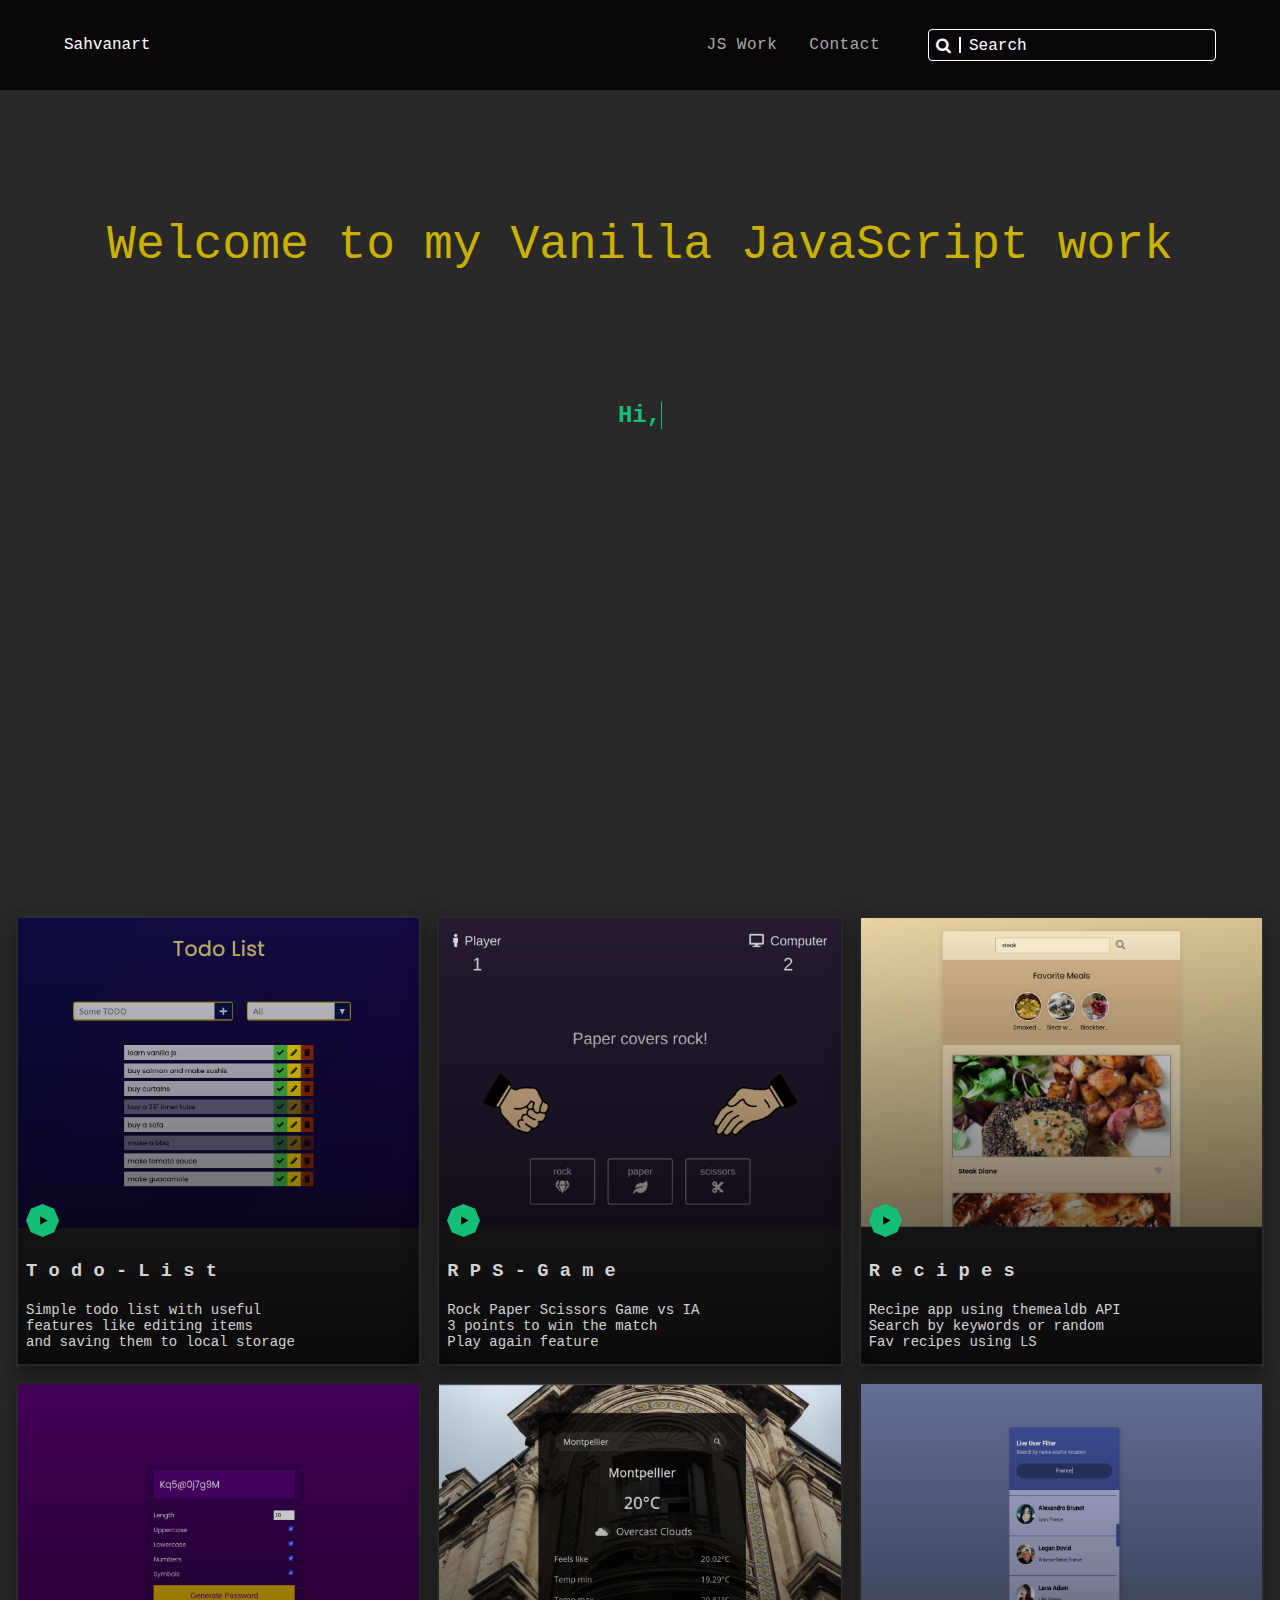
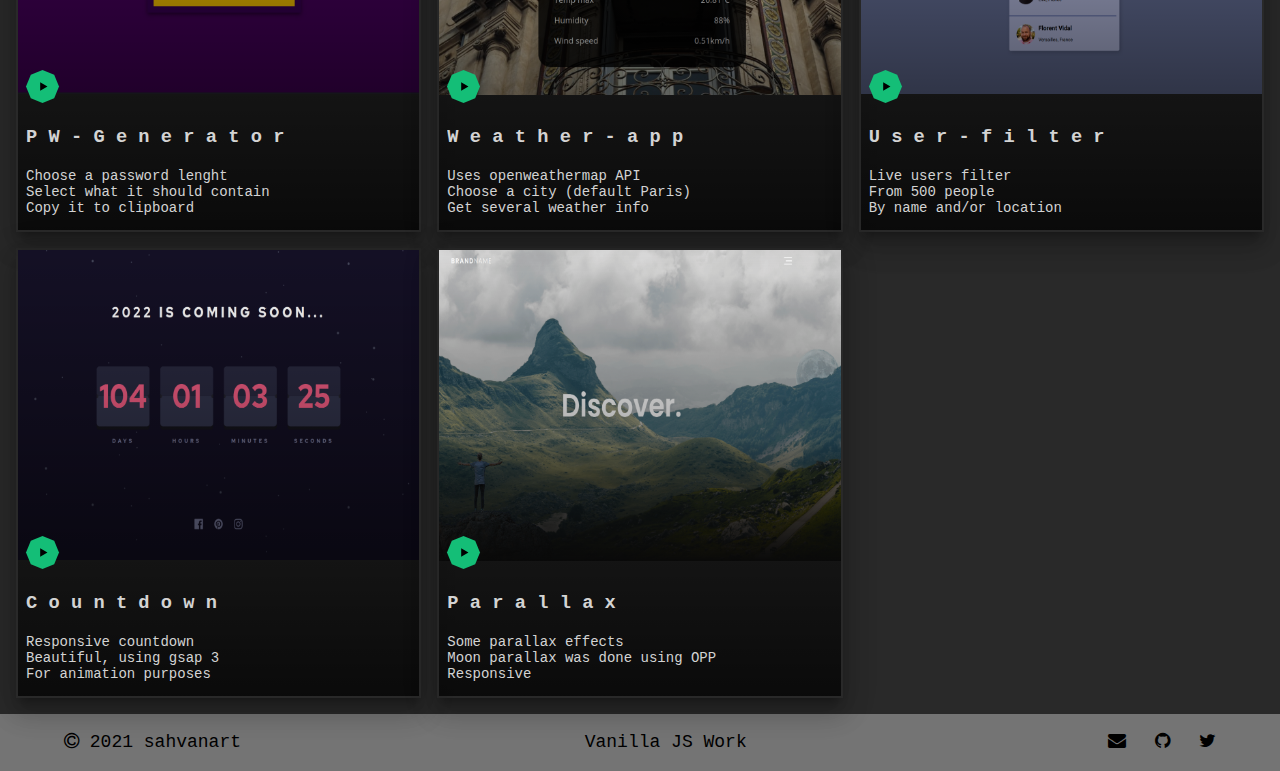
<file: index.html>
<!DOCTYPE html>
<html lang="en">

<head>
    <meta charset="UTF-8">
    <meta http-equiv="X-UA-Compatible" content="IE=edge">
    <meta name="viewport" content="width=device-width, initial-scale=1.0">
    <link rel="stylesheet" href="css/normalize.css">
    <link rel="stylesheet" href="css/main.css">
    <link rel="stylesheet" href="https://cdnjs.cloudflare.com/ajax/libs/font-awesome/4.7.0/css/font-awesome.css">
    <title>sahvanart | JS work</title>
</head>

<body>
    <section class="main">
        <header>
            <a class="logo">Sahvanart</a>
            <ul class="nav">
                <li><a href="#work">JS Work</a></li>
                <li><a href="#contact">Contact</a></li>
            </ul>
            <div class="search">
                <input type="text" placeholder="Search">
                <i class="fa fa-search" aria-hidden="true"></i>
            </div>
        </header>
        <div class="welcome">
            <h1>Welcome to my Vanilla JavaScript work</h1>
            <h2>
                <span class="txt-type" data-wait="3000" data-words='["Hi, I am sahvanart and I am learning web development", "Check out the vanilla javascript projects that I worked on"]'></span>
            </h2>
        </div>
        <main id="work">
            <div class="card"
                style="background-image: url('img/todo-list.png'); background-size: contain; background-repeat: no-repeat;">
                <div class="card__content">
                    <div class="card__content--description">
                        <a class="play-button" href="projects/todo-list/" target="_blank">
                            <svg version="1.1" xmlns="http://www.w3.org/2000/svg"
                                xmlns:xlink="http://www.w3.org/1999/xlink" x="0px" y="0px" viewBox="0 0 50 50">
                                <path d="M42.7,42.7L25,50L7.3,42.7L0,25L7.3,7.3L25,0l17.7,7.3L50,25L42.7,42.7z"
                                    class="polygon"></path>
                                <polygon points="32.5,25 21.5,31.4 21.5,18.6 "></polygon>
                            </svg>
                        </a>
                        <h3 class="roll-up">
                            <span><span>T</span><span>T</span></span>
                            <span><span>o</span><span>o</span></span>
                            <span><span>d</span><span>d</span></span>
                            <span><span>o</span><span>o</span></span>
                            <span><span>-</span><span>-</span></span>
                            <span><span>L</span><span>L</span></span>
                            <span><span>i</span><span>i</span></span>
                            <span><span>s</span><span>s</span></span>
                            <span><span>t</span><span>t</span></span>
                        </h3>
                        <p class="text-reveal">
                            <span>
                                <span>Simple todo list with useful</span>
                                <span>features like editing items</span>
                                <span>and saving them to local storage</span>
                            </span>
                            <span>
                                <span><span>Simple todo list with useful</span></span>
                                <span><span>features like editing items</span></span>
                                <span><span>and saving them to local storage</span></span>
                            </span>
                        </p>
                    </div>
                </div>
            </div>
            <div class="card"
                style="background-image: url('img/rps.png'); background-size: contain; background-repeat: no-repeat;">
                <div class="card__content">
                    <div class="card__content--description">
                        <a class="play-button" href="projects/rock-paper-scissors/" target="_blank">
                            <svg version="1.1" xmlns="http://www.w3.org/2000/svg"
                                xmlns:xlink="http://www.w3.org/1999/xlink" x="0px" y="0px" viewBox="0 0 50 50">
                                <path d="M42.7,42.7L25,50L7.3,42.7L0,25L7.3,7.3L25,0l17.7,7.3L50,25L42.7,42.7z"
                                    class="polygon"></path>
                                <polygon points="32.5,25 21.5,31.4 21.5,18.6 "></polygon>
                            </svg>
                        </a>
                        <h3 class="roll-up">
                            <span><span>R</span><span>R</span></span>
                            <span><span>P</span><span>P</span></span>
                            <span><span>S</span><span>S</span></span>
                            <span><span>-</span><span>-</span></span>
                            <span><span>G</span><span>G</span></span>
                            <span><span>a</span><span>a</span></span>
                            <span><span>m</span><span>m</span></span>
                            <span><span>e</span><span>e</span></span>
                        </h3>
                        <p class="text-reveal">
                            <span>
                                <span>Rock Paper Scissors Game vs IA</span>
                                <span>3 points to win the match</span>
                                <span>Play again feature</span>
                            </span>
                            <span>
                                <span><span>Rock Paper Scissors Game vs IA</span></span>
                                <span><span>3 points to win the match</span></span>
                                <span><span>Play again feature</span></span>
                            </span>
                        </p>
                    </div>
                </div>
            </div>
            <div class="card"
                style="background-image: url('img/recipes.png'); background-size: contain; background-repeat: no-repeat;">
                <div class="card__content">
                    <div class="card__content--description">
                        <a class="play-button" href="projects/recipes/" target="_blank">
                            <svg version="1.1" xmlns="http://www.w3.org/2000/svg"
                                xmlns:xlink="http://www.w3.org/1999/xlink" x="0px" y="0px" viewBox="0 0 50 50">
                                <path d="M42.7,42.7L25,50L7.3,42.7L0,25L7.3,7.3L25,0l17.7,7.3L50,25L42.7,42.7z"
                                    class="polygon"></path>
                                <polygon points="32.5,25 21.5,31.4 21.5,18.6 "></polygon>
                            </svg>
                        </a>
                        <h3 class="roll-up">
                            <span><span>R</span><span>R</span></span>
                            <span><span>e</span><span>e</span></span>
                            <span><span>c</span><span>c</span></span>
                            <span><span>i</span><span>i</span></span>
                            <span><span>p</span><span>p</span></span>
                            <span><span>e</span><span>e</span></span>
                            <span><span>s</span><span>s</span></span>
                        </h3>
                        <p class="text-reveal">
                            <span>
                                <span>Recipe app using themealdb API</span>
                                <span>Search by keywords or random</span>
                                <span>Fav recipes using LS</span>
                            </span>
                            <span>
                                <span><span>Recipe app using themealdb API</span></span>
                                <span><span>Search by keywords or random</span></span>
                                <span><span>Favorite recipes using LS</span></span>
                            </span>
                        </p>
                    </div>
                </div>
            </div>
            <div class="card"
                style="background-image: url('img/pw-gen.png'); background-size: contain; background-repeat: no-repeat;">
                <div class="card__content">
                    <div class="card__content--description">
                        <a class="play-button" href="projects/password-generator/" target="_blank">
                            <svg version="1.1" xmlns="http://www.w3.org/2000/svg"
                                xmlns:xlink="http://www.w3.org/1999/xlink" x="0px" y="0px" viewBox="0 0 50 50">
                                <path d="M42.7,42.7L25,50L7.3,42.7L0,25L7.3,7.3L25,0l17.7,7.3L50,25L42.7,42.7z"
                                    class="polygon"></path>
                                <polygon points="32.5,25 21.5,31.4 21.5,18.6 "></polygon>
                            </svg>
                        </a>
                        <h3 class="roll-up">
                            <span><span>P</span><span>P</span></span>
                            <span><span>W</span><span>W</span></span>
                            <span><span>-</span><span>-</span></span>
                            <span><span>G</span><span>G</span></span>
                            <span><span>e</span><span>e</span></span>
                            <span><span>n</span><span>n</span></span>
                            <span><span>e</span><span>e</span></span>
                            <span><span>r</span><span>r</span></span>
                            <span><span>a</span><span>a</span></span>
                            <span><span>t</span><span>t</span></span>
                            <span><span>o</span><span>o</span></span>
                            <span><span>r</span><span>r</span></span>
                        </h3>
                        <p class="text-reveal">
                            <span>
                                <span>Choose a password lenght</span>
                                <span>Select what it should contain</span>
                                <span>Copy it to clipboard</span>
                            </span>
                            <span>
                                <span><span>Choose a password lenght</span></span>
                                <span><span>Select what it should contain</span></span>
                                <span><span>Copy it to clipboard</span></span>
                            </span>
                        </p>
                    </div>
                </div>
            </div>
            <div class="card"
                style="background-image: url('img/weather-app.png'); background-size: contain; background-repeat: no-repeat;">
                <div class="card__content">
                    <div class="card__content--description">
                        <a class="play-button" href="projects/weather-app/" target="_blank">
                            <svg version="1.1" xmlns="http://www.w3.org/2000/svg"
                                xmlns:xlink="http://www.w3.org/1999/xlink" x="0px" y="0px" viewBox="0 0 50 50">
                                <path d="M42.7,42.7L25,50L7.3,42.7L0,25L7.3,7.3L25,0l17.7,7.3L50,25L42.7,42.7z"
                                    class="polygon"></path>
                                <polygon points="32.5,25 21.5,31.4 21.5,18.6 "></polygon>
                            </svg>
                        </a>
                        <h3 class="roll-up">
                            <span><span>W</span><span>W</span></span>
                            <span><span>e</span><span>e</span></span>
                            <span><span>a</span><span>a</span></span>
                            <span><span>t</span><span>t</span></span>
                            <span><span>h</span><span>h</span></span>
                            <span><span>e</span><span>e</span></span>
                            <span><span>r</span><span>r</span></span>
                            <span><span>-</span><span>-</span></span>
                            <span><span>a</span><span>a</span></span>
                            <span><span>p</span><span>p</span></span>
                            <span><span>p</span><span>p</span></span>

                        </h3>
                        <p class="text-reveal">
                            <span>
                                <span>Uses openweathermap API</span>
                                <span>Choose a city (default Paris)</span>
                                <span>Get several weather info</span>
                            </span>
                            <span>
                                <span><span>Uses openweathermap API</span></span>
                                <span><span>Choose a city (default Paris)</span></span>
                                <span><span>Get several weather info</span></span>
                            </span>
                        </p>
                    </div>
                </div>
            </div>
            <div class="card"
                style="background-image: url('img/filter-users.png'); background-size: contain; background-repeat: no-repeat;">
                <div class="card__content">
                    <div class="card__content--description">
                        <a class="play-button">
                            <svg version="1.1" xmlns="http://www.w3.org/2000/svg"
                                xmlns:xlink="http://www.w3.org/1999/xlink" x="0px" y="0px" viewBox="0 0 50 50">
                                <path d="M42.7,42.7L25,50L7.3,42.7L0,25L7.3,7.3L25,0l17.7,7.3L50,25L42.7,42.7z"
                                    class="polygon"></path>
                                <polygon points="32.5,25 21.5,31.4 21.5,18.6 "></polygon>
                            </svg>
                        </a>
                        <h3 class="roll-up">
                            <span><span>U</span><span>U</span></span>
                            <span><span>s</span><span>s</span></span>
                            <span><span>e</span><span>e</span></span>
                            <span><span>r</span><span>r</span></span>
                            <span><span>-</span><span>-</span></span>
                            <span><span>f</span><span>f</span></span>
                            <span><span>i</span><span>i</span></span>
                            <span><span>l</span><span>l</span></span>
                            <span><span>t</span><span>t</span></span>
                            <span><span>e</span><span>e</span></span>
                            <span><span>r</span><span>r</span></span>
                        </h3>
                        <p class="text-reveal">
                            <span>
                                <span>Live users filter</span>
                                <span>From 500 people</span>
                                <span>By name and/or location</span>
                            </span>
                            <span>
                                <span><span>Live users filter</span></span>
                                <span><span>fFom 500 people</span></span>
                                <span><span>By name and/or location</span></span>
                            </span>
                        </p>
                    </div>
                </div>
            </div>
            <div class="card"
                style="background-image: url('img/countdown.png'); background-size: contain; background-repeat: no-repeat;">
                <div class="card__content">
                    <div class="card__content--description">
                        <a class="play-button">
                            <svg version="1.1" xmlns="http://www.w3.org/2000/svg"
                                xmlns:xlink="http://www.w3.org/1999/xlink" x="0px" y="0px" viewBox="0 0 50 50">
                                <path d="M42.7,42.7L25,50L7.3,42.7L0,25L7.3,7.3L25,0l17.7,7.3L50,25L42.7,42.7z"
                                    class="polygon"></path>
                                <polygon points="32.5,25 21.5,31.4 21.5,18.6 "></polygon>
                            </svg>
                        </a>
                        <h3 class="roll-up">
                            <span><span>C</span><span>C</span></span>
                            <span><span>o</span><span>o</span></span>
                            <span><span>u</span><span>u</span></span>
                            <span><span>n</span><span>n</span></span>
                            <span><span>t</span><span>t</span></span>
                            <span><span>d</span><span>d</span></span>
                            <span><span>o</span><span>o</span></span>
                            <span><span>w</span><span>w</span></span>
                            <span><span>n</span><span>n</span></span>
                        </h3>
                        <p class="text-reveal">
                            <span>
                                <span>Responsive countdown</span>
                                <span>Beautiful, using gsap 3</span>
                                <span>For animation purposes</span>
                            </span>
                            <span>
                                <span><span>Responsive countdown</span></span>
                                <span><span>Beautiful, using gsap 3</span></span>
                                <span><span>For animation purposes</span></span>
                            </span>
                        </p>
                    </div>
                </div>
            </div>
            <div class="card"
                style="background-image: url('img/parallax.png'); background-size: contain; background-repeat: no-repeat;">
                <div class="card__content">
                    <div class="card__content--description">
                        <a class="play-button">
                            <svg version="1.1" xmlns="http://www.w3.org/2000/svg"
                                xmlns:xlink="http://www.w3.org/1999/xlink" x="0px" y="0px" viewBox="0 0 50 50">
                                <path d="M42.7,42.7L25,50L7.3,42.7L0,25L7.3,7.3L25,0l17.7,7.3L50,25L42.7,42.7z"
                                    class="polygon"></path>
                                <polygon points="32.5,25 21.5,31.4 21.5,18.6 "></polygon>
                            </svg>
                        </a>
                        <h3 class="roll-up">
                            <span><span>P</span><span>P</span></span>
                            <span><span>a</span><span>a</span></span>
                            <span><span>r</span><span>r</span></span>
                            <span><span>a</span><span>a</span></span>
                            <span><span>l</span><span>l</span></span>
                            <span><span>l</span><span>l</span></span>
                            <span><span>a</span><span>a</span></span>
                            <span><span>x</span><span>x</span></span>
                        </h3>
                        <p class="text-reveal">
                            <span>
                                <span>Some parallax effects</span>
                                <span>Moon parallax was done using OPP</span>
                                <span>Responsive</span>
                            </span>
                            <span>
                                <span><span>Some parallax effects</span></span>
                                <span><span>Moon parallax was done using OPP</span></span>
                                <span><span>Responsive</span></span>
                            </span>
                        </p>
                    </div>
                </div>
            </div>
        </main>
        <footer id="contact">
            <p class="monospace"><i class="fa fa-copyright" aria-hidden="true"></i> 2021 sahvanart</p>
            <p>Vanilla JS Work</p>
            <p>
                <a href="mailto:sahvanart@gmail.com?subject=Web%20Dev%20Contact"><i class="fa fa-envelope"></i></a>
                <a href="https://github.com/sahvanart" target="new_blank"><i class="fa fa-github"></i></a></a>
                <a href="https://twitter.com/sahvanart" target="new_blank"><i class="fa fa-twitter"></i></a>
            </p>
        </footer>
    </section>
    <script src="js/script.js"></script>
</body>

</html>
</file>
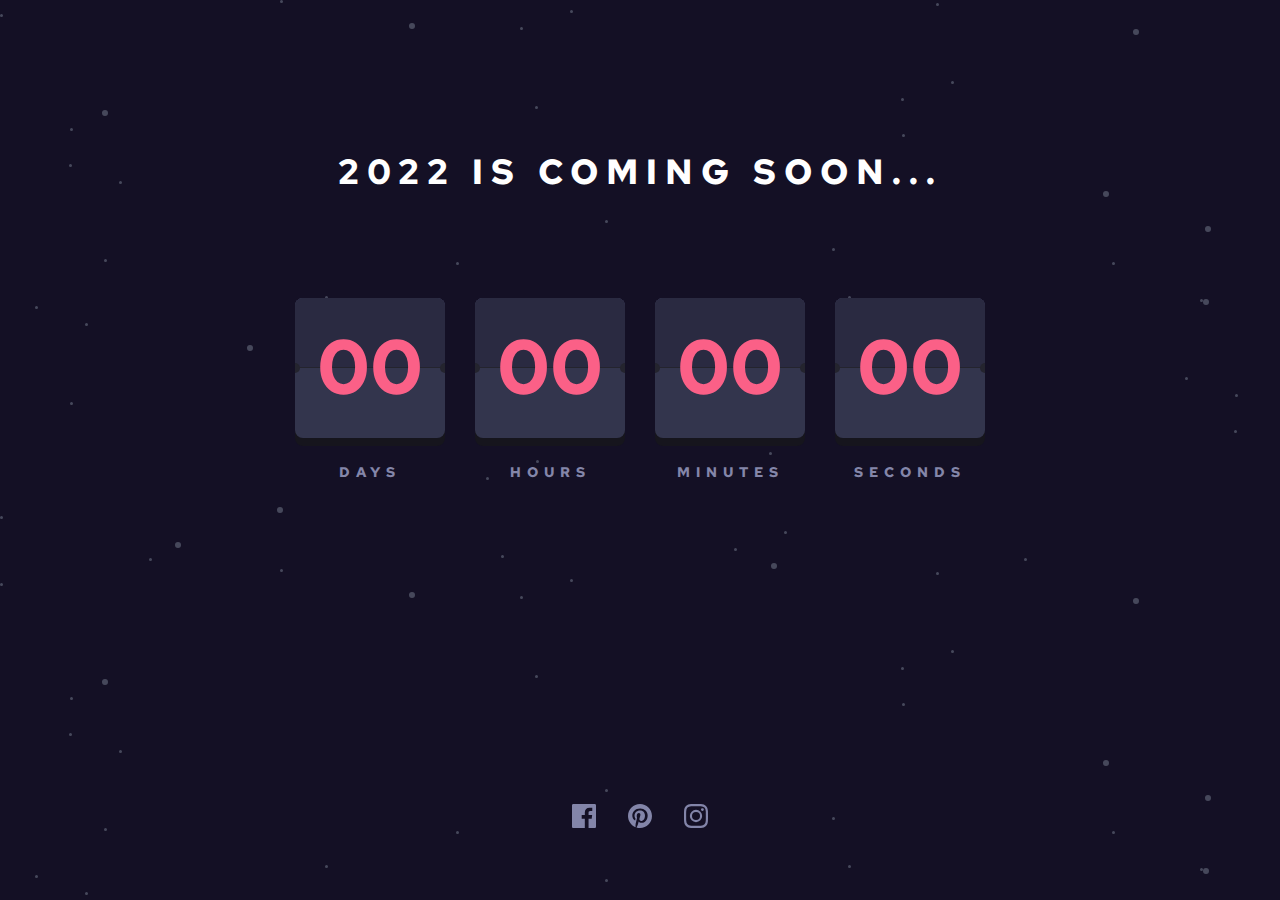
<file: projects/countdown/index.html>
<!DOCTYPE html>
<html lang="en">

<head>
    <meta charset="UTF-8" />
    <meta http-equiv="X-UA-Compatible" content="IE=edge">
    <meta name="viewport" content="width=device-width, initial-scale=1.0" />
    <!-- displays site properly based on user's device -->
    <link rel="stylesheet" href="style.css" />
    <title>Launch countdown timer</title>
</head>

<body>
    <main>
        <h1>2022 is coming soon...</h1>
        <div class="countdown" data-time="2022-01-01T00:00:00+0000" id="countdown">
            <!-- https://www.utctime.net/ -->
            <div class="countdown-block">
                <span class="days time-elem">
                    <span class="top">00</span>
                    <span class="top-back">
                        <span>00</span>
                    </span>
                    <span class="bottom">00</span>
                    <span class="bottom-back">
                        <span>00</span>
                    </span>
                </span>
                <span class="title">Days</span>
            </div>

            <div class="countdown-block">
                <span class="hours time-elem">
                    <span class="top">00</span>
                    <span class="top-back">
                        <span>00</span>
                    </span>
                    <span class="bottom">00</span>
                    <span class="bottom-back">
                        <span>00</span>
                    </span>
                </span>
                <span class="title">Hours</span>
            </div>

            <div class="countdown-block">
                <span class="minutes time-elem">
                    <span class="top">00</span>
                    <span class="top-back">
                        <span>00</span>
                    </span>
                    <span class="bottom">00</span>
                    <span class="bottom-back">
                        <span>00</span>
                    </span>
                </span>
                <span class="title">Minutes</span>
            </div>

            <div class="countdown-block">
                <span class="seconds time-elem">
                    <span class="top">00</span>
                    <span class="top-back">
                        <span>00</span>
                    </span>
                    <span class="bottom">00</span>
                    <span class="bottom-back">
                        <span>00</span>
                    </span>
                </span>
                <span class="title">Seconds</span>
            </div>
        </div>

        <ul class="social">
            <li>
                <a href="https://www.facebook.com/" target="_blank">
                    <svg xmlns="http://www.w3.org/2000/svg" width="24" height="24">
                        <path fill="#8385A9"
                            d="M22.675 0H1.325C.593 0 0 .593 0 1.325v21.351C0 23.407.593 24 1.325 24H12.82v-9.294H9.692v-3.622h3.128V8.413c0-3.1 1.893-4.788 4.659-4.788 1.325 0 2.463.099 2.795.143v3.24l-1.918.001c-1.504 0-1.795.715-1.795 1.763v2.313h3.587l-.467 3.622h-3.12V24h6.116c.73 0 1.323-.593 1.323-1.325V1.325C24 .593 23.407 0 22.675 0z" />
                    </svg>
                </a>
            </li>
            <li>
                <a href="https://www.pinterest.com/" target="_blank">
                    <svg xmlns="http://www.w3.org/2000/svg" width="24" height="24">
                        <path fill="#8385A9"
                            d="M12 0C5.373 0 0 5.372 0 12c0 5.084 3.163 9.426 7.627 11.174-.105-.949-.2-2.405.042-3.441.218-.937 1.407-5.965 1.407-5.965s-.359-.719-.359-1.782c0-1.668.967-2.914 2.171-2.914 1.023 0 1.518.769 1.518 1.69 0 1.029-.655 2.568-.994 3.995-.283 1.194.599 2.169 1.777 2.169 2.133 0 3.772-2.249 3.772-5.495 0-2.873-2.064-4.882-5.012-4.882-3.414 0-5.418 2.561-5.418 5.207 0 1.031.397 2.138.893 2.738a.36.36 0 01.083.345l-.333 1.36c-.053.22-.174.267-.402.161-1.499-.698-2.436-2.889-2.436-4.649 0-3.785 2.75-7.262 7.929-7.262 4.163 0 7.398 2.967 7.398 6.931 0 4.136-2.607 7.464-6.227 7.464-1.216 0-2.359-.631-2.75-1.378l-.748 2.853c-.271 1.043-1.002 2.35-1.492 3.146C9.57 23.812 10.763 24 12 24c6.627 0 12-5.373 12-12 0-6.628-5.373-12-12-12z" />
                    </svg>
                </a>
            </li>
            <li>
                <a href="https://www.instagram.com/" target="_blank">
                    <svg xmlns="http://www.w3.org/2000/svg" width="24" height="24">
                        <path fill="#8385A9"
                            d="M12 2.163c3.204 0 3.584.012 4.85.07 3.252.148 4.771 1.691 4.919 4.919.058 1.265.069 1.645.069 4.849 0 3.205-.012 3.584-.069 4.849-.149 3.225-1.664 4.771-4.919 4.919-1.266.058-1.644.07-4.85.07-3.204 0-3.584-.012-4.849-.07-3.26-.149-4.771-1.699-4.919-4.92-.058-1.265-.07-1.644-.07-4.849 0-3.204.013-3.583.07-4.849.149-3.227 1.664-4.771 4.919-4.919 1.266-.057 1.645-.069 4.849-.069zM12 0C8.741 0 8.333.014 7.053.072 2.695.272.273 2.69.073 7.052.014 8.333 0 8.741 0 12c0 3.259.014 3.668.072 4.948.2 4.358 2.618 6.78 6.98 6.98C8.333 23.986 8.741 24 12 24c3.259 0 3.668-.014 4.948-.072 4.354-.2 6.782-2.618 6.979-6.98.059-1.28.073-1.689.073-4.948 0-3.259-.014-3.667-.072-4.947-.196-4.354-2.617-6.78-6.979-6.98C15.668.014 15.259 0 12 0zm0 5.838a6.162 6.162 0 100 12.324 6.162 6.162 0 000-12.324zM12 16a4 4 0 110-8 4 4 0 010 8zm6.406-11.845a1.44 1.44 0 100 2.881 1.44 1.44 0 000-2.881z" />
                    </svg>
                </a>
            </li>
        </ul>
    </main>
    <script src="https://cdnjs.cloudflare.com/ajax/libs/gsap/3.5.1/gsap.min.js"></script>
    <script src="script.js"></script>
</body>

</html>
</file>
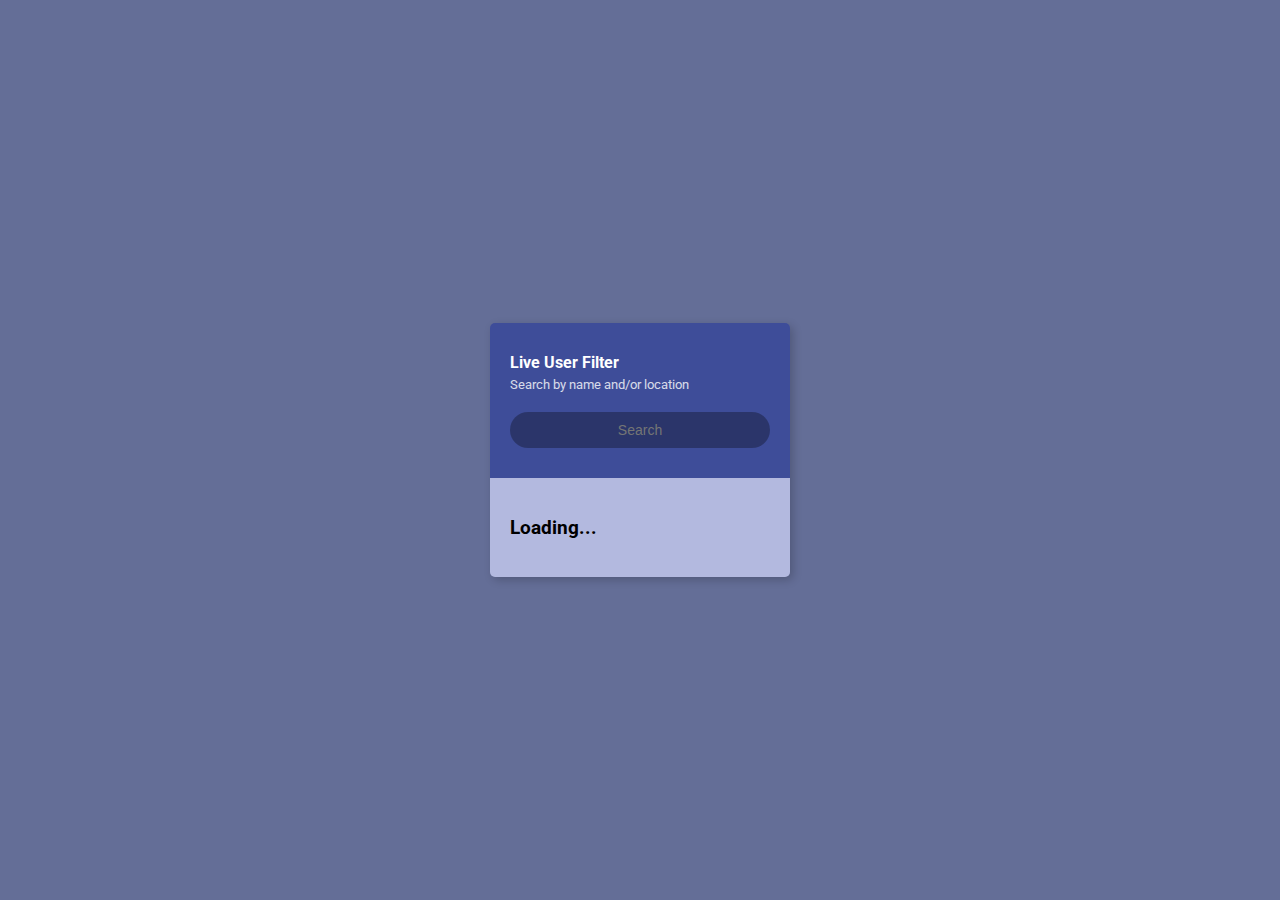
<file: projects/live-user-filter/index.html>
<!DOCTYPE html>
<html lang="en">
  <head>
    <meta charset="UTF-8" />
    <meta name="viewport" content="width=device-width, initial-scale=1.0" />
    <link rel="stylesheet" href="style.css" />
    <title>Live User Filter</title>
  </head>
  <body>
    <div class="container">
      <header class="header">
        <h4 class="title">Live User Filter</h4>
        <small class="subtitle">Search by name and/or location</small>
        <input type="text" id="filter" placeholder="Search">
      </header>

      <ul id="result" class="user-list">
        <li>
          <h3>Loading...</h3>
        </li>
      </ul>
    </div>
    <script src="script.js"></script>
  </body>
</html>
</file>
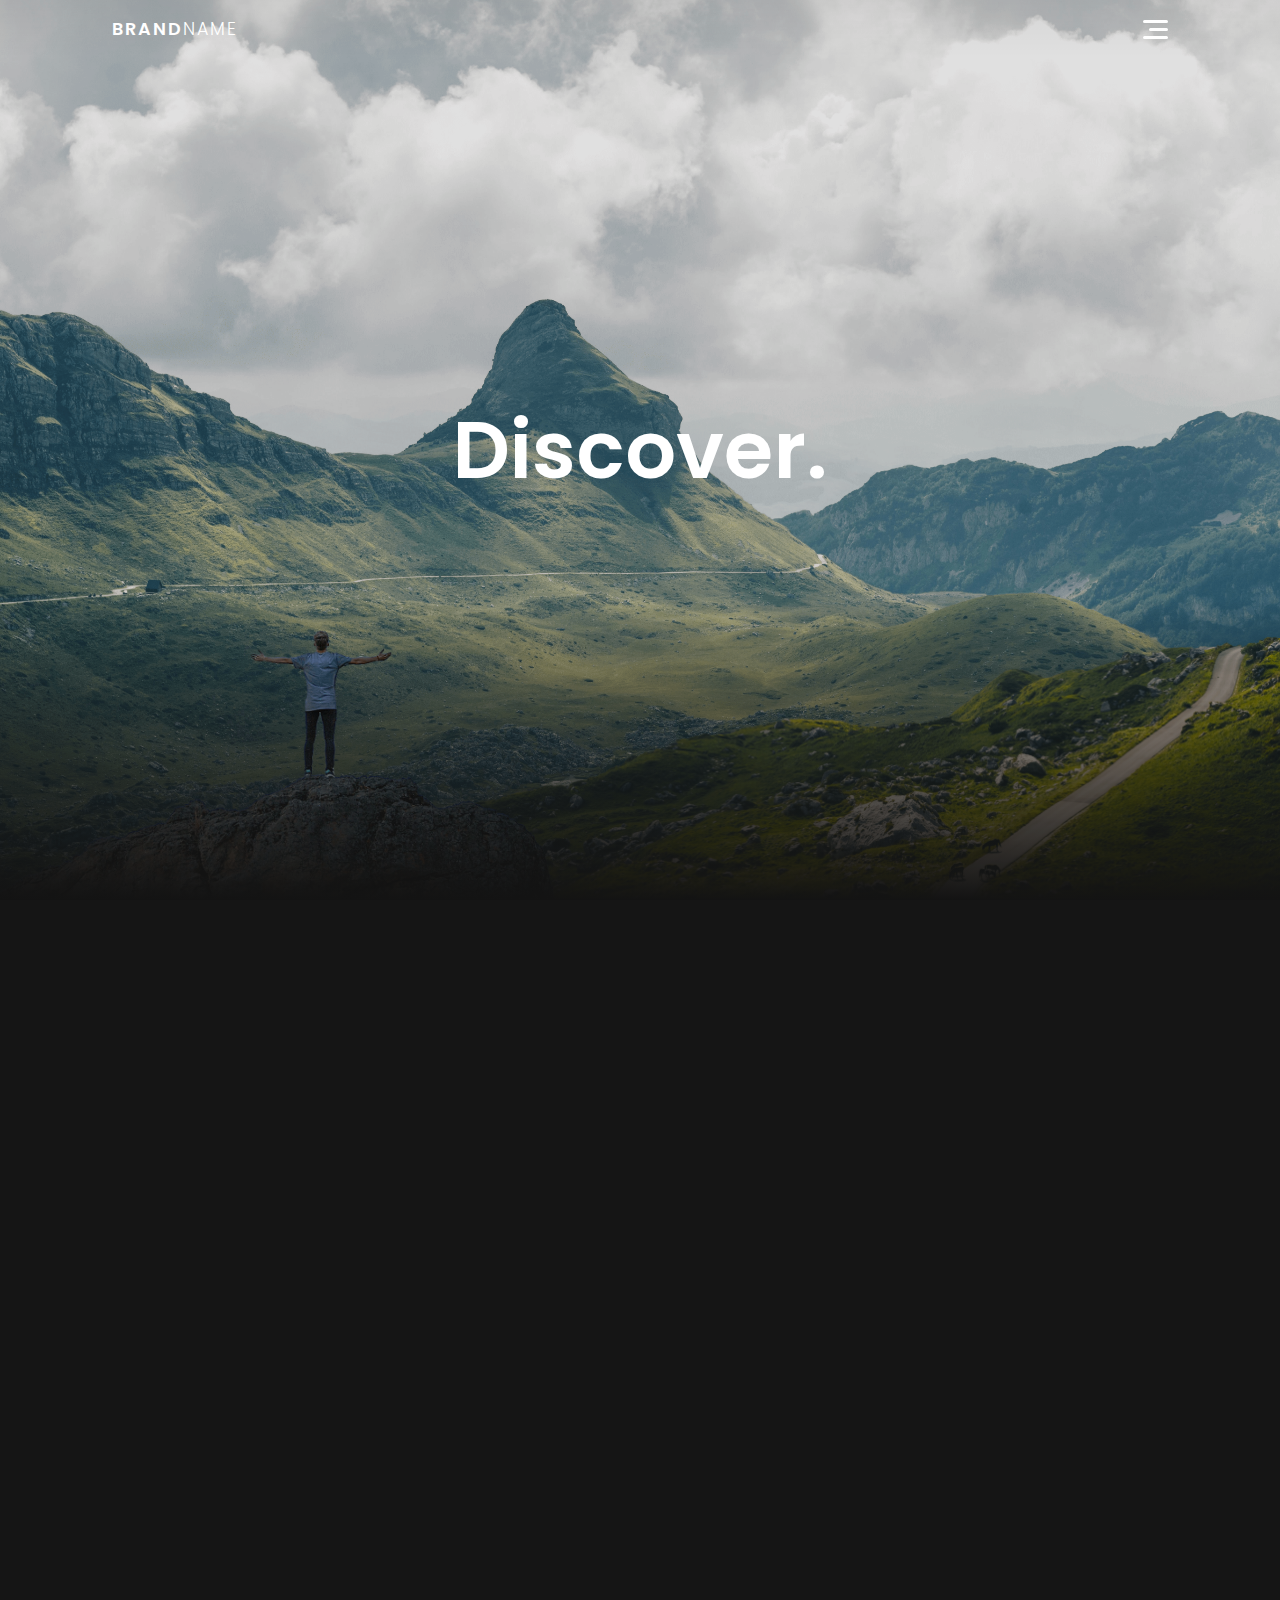
<file: projects/parallax/index.html>
<!DOCTYPE html>
<html lang="en">

<head>
    <meta charset="UTF-8">
    <meta name="viewport" content="width=device-width, initial-scale=1.0">
    <meta http-equiv="X-UA-Compatible" content="ie=edge">
    <title>Parallax Scrolling Effect</title>
    <link rel="stylesheet" href="style.css">
    <script src="script.js" defer></script>
</head>

<body>
    <header>
        <nav>
            <div class="container">
                <h3 class="logo">Brand<span>Name</span></h3>
                <div class="hamburger-menu">
                    <div class="bar"></div>
                </div>
            </div>
        </nav>

        <h1 class="big-title translate" data-speed="0.1">Discover.</h1>

        <img src="img/person.png" class="person translate" data-speed="-0.25" alt="">
        <img src="img/mountain1.png" class="mountain1 translate" data-speed="-0.2" alt="">
        <img src="img/mountain2.png" class="mountain2 translate" data-speed="0.4" alt="">
        <img src="img/mountain3.png" class="mountain3 translate" data-speed="0.3" alt="">
        <img src="img/sky.png" class="sky translate" data-speed="0.5" alt="">
        <img src="img/moon.png" class="moon" alt="" data-parallax="-0.5" width="137.5px" height="137.5px">

    </header>

    <section>
        <div class="shadow"></div>

        <div class="container">
            <div class="content opacity">
                <h3 class="title">
                    About
                    <div class="border"></div>
                </h3>
                <p class="text">Lorem ipsum dolor, sit amet consectetur adipisicing elit. Eaque officiis quos expedita
                    ipsa, a quidem inventore voluptates debitis accusamus tenetur qui et voluptas dicta, culpa earum,
                    doloribus odio consectetur consequuntur soluta quasi nobis! Deserunt voluptatum reiciendis iure
                    expedita sequi quisquam laboriosam temporibus exercitationem.</p>
            </div>

            <div class="imgContainer opacity">
                <img src="img/image.jpg" alt="">
            </div>
        </div>
    </section>

</body>

</html>
</file>
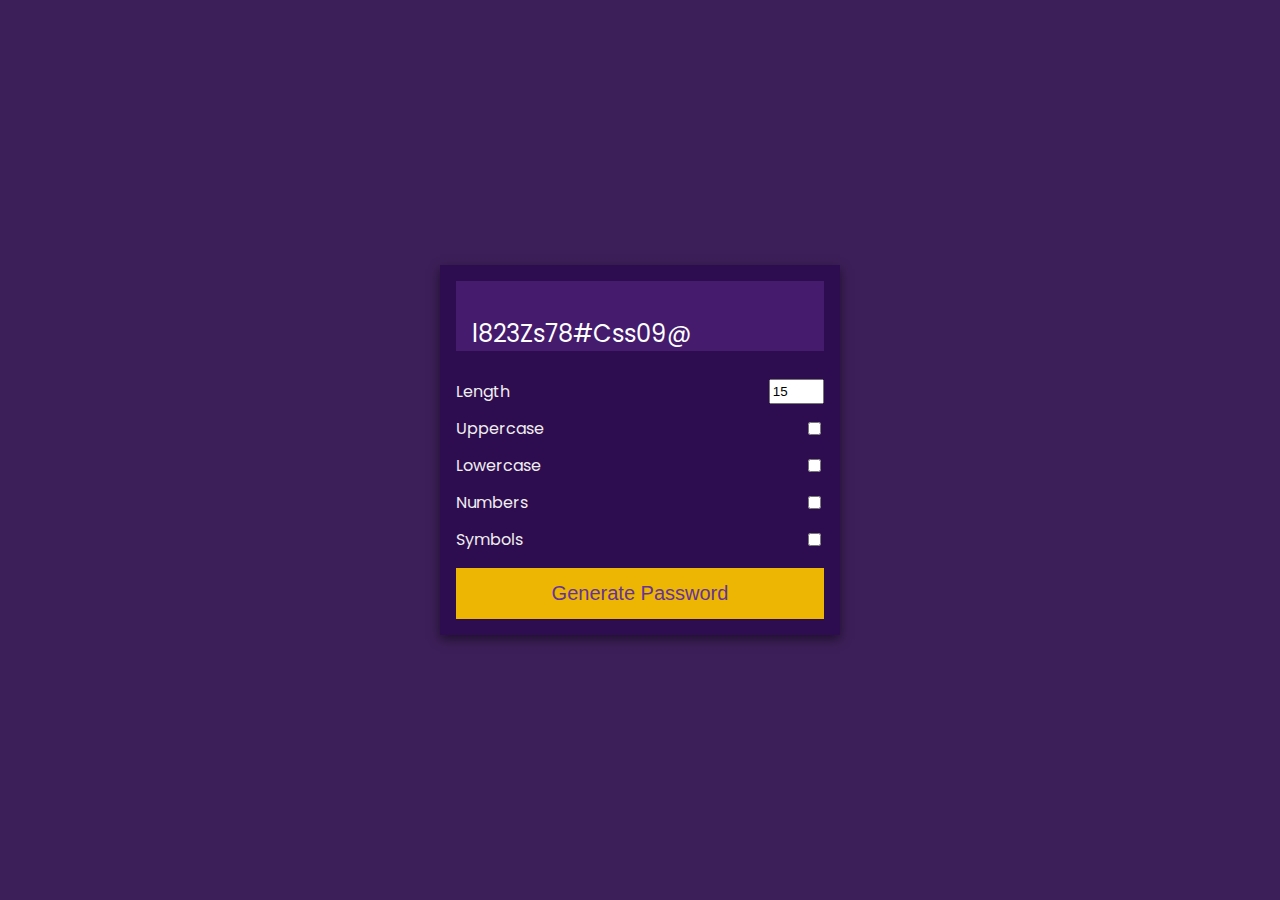
<file: projects/password-generator/index.html>
<!DOCTYPE html>
<html lang="en">
    <head>
        <meta charset="UTF-8" />
        <meta name="viewport" content="width=device-width, initial-scale=1.0" />
        <meta http-equiv="X-UA-Compatible" content="IE=edge">
        <title>Password Generator</title>
        <link rel="stylesheet" href="style.css" />
        <link
        rel="stylesheet"
        href="https://cdnjs.cloudflare.com/ajax/libs/font-awesome/5.14.0/css/all.min.css"
        />
        <script src="script.js" defer></script>
    </head>
    <body>
        <div class="pw-container">
            <div class="pw-header">
                <div class="pw">
                    <span id="pw">l823Zs78#Css09@</span>
                    <button id="copy"><i class="fas fa-clipboard"></i></button>
                </div>
            </div>
            <div class="pw-body">
                <div class="form-control">
                    <label for="len">Length</label>
                    <input id="len" value="15" type="number" min="2" max="30" />
                </div>
                <div class="form-control">
                    <label for="upper">Uppercase</label>
                    <input id="upper" type="checkbox" />
                </div>
                <div class="form-control">
                    <label for="lower">Lowercase</label>
                    <input id="lower" type="checkbox" />
                </div>
                <div class="form-control">
                    <label for="number">Numbers</label>
                    <input id="number" type="checkbox" />
                </div>
                <div class="form-control">
                    <label for="symbol">Symbols</label>
                    <input id="symbol" type="checkbox" />
                </div>
                <button class="generate" id="generate">
                    Generate Password
                </button>
            </div>
        </div>
    </body>
</html>
</file>
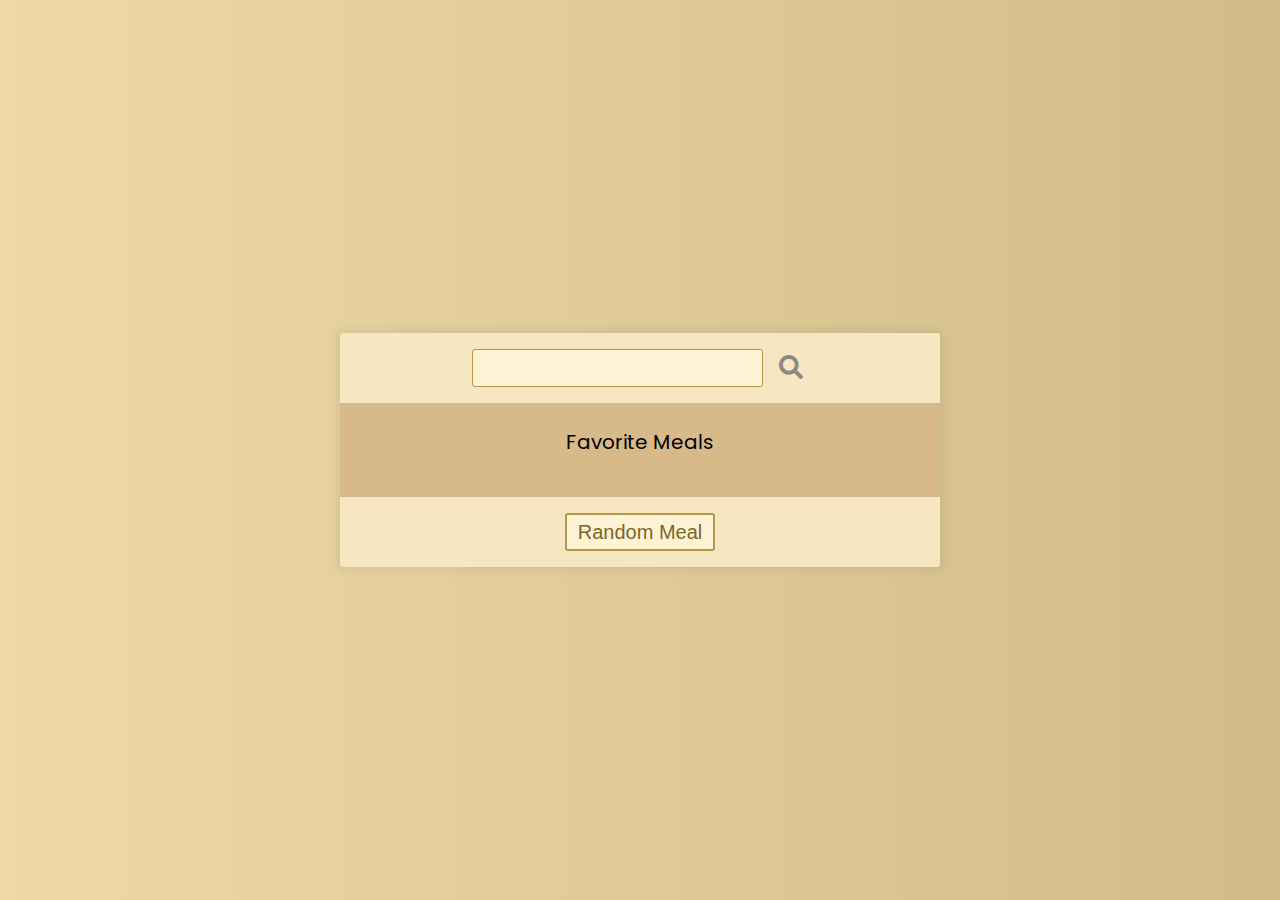
<file: projects/recipes/index.html>
<!DOCTYPE html>
<html lang="en">
  <head>
    <meta charset="UTF-8" />
    <meta name="viewport" content="width=device-width, initial-scale=1.0" />
    <meta http-equiv="X-UA-Compatible" content="IE=edge" />
    <title>Recipes App</title>
    <link
      rel="stylesheet"
      href="https://cdnjs.cloudflare.com/ajax/libs/font-awesome/5.14.0/css/all.min.css"
    />
    <link rel="stylesheet" href="style.css" />
    <script src="script.js" defer></script>
  </head>
  <body>
    <div class="mobile-container">
      <header>
        <input type="text" id="search-term" />
        <button id="search" class="search">
          <i class="fas fa-search"></i>
        </button>
      </header>
      <div class="fav-container">
        <h3>Favorite Meals</h3>
        <ul class="fav-meals" id="fav-meals"></ul>
      </div>
      <div class="meals" id="meals"></div>
      <footer>
        <button class="random-meal">Random Meal</button>
      </footer>
    </div>

    <div class="popup-container hidden" id="meal-popup">
      <div class="popup">
        <button id="close-popup" class="close-popup">
          <i class="fas fa-times"></i>
        </button>
        <div class="meal-info" id="meal-info"></div>
      </div>
    </div>
  </body>
</html>
</file>
<file: css/main.css>
/* @import url("https://fonts.googleapis.com/css2?family=Open+Sans&display=swap"); */

html {
  scroll-behavior: smooth;
}

body {
  font-family: "Courier New", Courier, monospace;
  /* font-family: "Open Sans", sans-serif; */
}

section.main {
  display: grid;
  grid-template-columns: 1fr;
  background-color: #292929;
}

h2 {
  text-align: center;
  color: #14be77;
}

.txt-type > .txt {
  border-right: 1px solid #14be77;
}
/* header */

header {
  display: flex;
  justify-content: space-between;
  align-items: center;
  flex-wrap: wrap;
  z-index: 2;
  padding: 1em 4em;
  background-color: #0a0708;
  color: #fff;
}

header .logo {
  text-decoration: none;
  font-weight: 500;
  color: #fff;
}

header .nav {
  display: flex;
  justify-content: center;
  flex-wrap: nowrap;
  margin: 0 2em 0 auto;
}

header .nav li {
  list-style: none;
  margin: 0.5em 1em;
}

header .nav li a {
  text-decoration: none;
  color: darkgrey;
  font-weight: 300;
  letter-spacing: 0.5px;
}

header .nav li a:hover {
  color: #fff;
}

header .search {
  position: relative;
  height: 2em;
  width: 18em;
  display: inline-flex;
}

header .search input {
  color: #fff;
  width: 100%;
  height: 100%;
  background: transparent;
  outline: none;
  border: 1px solid #fff;
  border-radius: 0.25em;
  padding: 2px 0.75em 0 2.5em;
}

header .search input::placeholder {
  color: #fff;
}

header .search .fa-search {
  position: absolute;
  top: 50%;
  transform: translateY(-50%);
  left: 0.5em;
  border-right: 2px solid #fff;
  padding-right: 0.5em;
}

.welcome {
  height: 90vh;
  justify-self: center;
}

.welcome h1 {
  padding: 2em;
  color: #cab000;
  font-weight: 200;
  font-size: clamp(1.5rem, 4vw, 3rem);
  text-align: center;
}

main {
  padding: 1em;
  display: grid;
  grid-template-columns: repeat(auto-fit, minmax(350px, 1fr));
  grid-gap: 1em;
}

/* cards */

.card {
  display: inline-flex;
  align-items: center;
  justify-content: center;
  position: relative;
  width: 100%;
  height: 450px;
  padding: 1em;
  box-shadow: 0 16px 24px 2px rgba(0, 0, 0, 0.14),
    0 6px 30px 5px rgba(0, 0, 0, 0.12), 0 8px 10px -5px rgba(0, 0, 0, 0.3);
  background-size: cover;
  border: 2px solid transparent;
  /* cursor: pointer; */
}

.card:hover {
  transition: 250ms;
  border: 2px solid #cab000;
}

.card::before {
  content: "";
  display: block;
  height: 100%;
  width: 100%;
  position: absolute;
  background-image: linear-gradient(
    to bottom,
    rgba(0, 0, 0, 0) 0%,
    rgba(0, 0, 0, 0.75) 100%
  );
}
.card .card__content {
  z-index: 1;
}

.card .card__content .card__content--description {
  color: lightgrey;
  position: absolute;
  bottom: 0;
  left: 0.5em;
  text-align: left;
  width: 100%;
}

.card:hover .play-button {
  transform: scale(1.1);
  animation-name: toggle-play-button;
  animation-duration: 2s;
  animation-iteration-count: infinite;
}

@keyframes toggle-play-button {
  0% {
    fill: #14be77;
  }
  50% {
    fill: rgba(0, 0, 0, 0.75);
  }
  100% {
    fill: #14be77;
  }
}

.card:hover .play-button .polygon {
  transform: translateZ(0px) rotate(90deg);
  fill: #cab000;
}

.card:hover .roll-up > span > span:nth-child(1) {
  transform: translateY(-100%);
}

.card:hover .roll-up > span > span:nth-child(2) {
  transform: translateY(0);
}

.card:hover .text-reveal > span:nth-child(2) > span,
.card:hover .text-reveal > span:nth-child(2) > span > span {
  transform: translateX(0);
}

.roll-up {
  overflow: hidden;
  position: relative;
}

.roll-up > span {
  display: inline-block;
  position: relative;
}

.roll-up > span:nth-child(1) {
  transition-delay: 0.03s;
}
.roll-up > span:nth-child(2) {
  transition-delay: 0.06s;
}
.roll-up > span:nth-child(3) {
  transition-delay: 0.09s;
}
.roll-up > span:nth-child(4) {
  transition-delay: 0.12s;
}
.roll-up > span:nth-child(5) {
  transition-delay: 0.15s;
}
.roll-up > span:nth-child(6) {
  transition-delay: 0.18s;
}
.roll-up > span:nth-child(7) {
  transition-delay: 0.21s;
}

.roll-up > span > span {
  display: inline-block;
  transition: 0.6s cubic-bezier(0.7, 0.01, 0.37, 1);
  transition-delay: inherit;
}

.roll-up > span > span:nth-child(1) {
  position: relative;
}
.roll-up > span > span:nth-child(2) {
  position: absolute;
  transform: translateY(100%);
  left: 0;
  color: #14be77;
}

.text-reveal {
  position: relative;
  overflow: hidden;
  font-size: 0.875em;
}

.text-reveal span {
  display: block;
  transition: cubic-bezier(0.7, 0.01, 0.37, 1) 0.6s;
}

.text-reveal > span:nth-child(2) {
  position: absolute;
  top: 0;
  left: 0;
  width: 100%;
  color: #fff;
}

.text-reveal > span:nth-child(2) > span {
  overflow: hidden;
  transform: translateX(-100%);
}
.text-reveal > span:nth-child(2) > span:nth-child(1) {
  transition-delay: 0.1s;
}
.text-reveal > span:nth-child(2) > span:nth-child(2) {
  transition-delay: 0.2s;
}
.text-reveal > span:nth-child(2) > span:nth-child(3) {
  transition-delay: 0.3s;
}
.text-reveal > span:nth-child(2) > span:nth-child(4) {
  transition-delay: 0.4s;
}
.text-reveal > span:nth-child(2) > span:nth-child(5) {
  transition-delay: 0.5s;
}
.text-reveal > span:nth-child(2) > span:nth-child(6) {
  transition-delay: 0.6s;
}
.text-reveal > span:nth-child(2) > span:nth-child(7) {
  transition-delay: 0.7s;
}

.text-reveal > span:nth-child(2) > span > span {
  transform: translateX(100%);
  transition-delay: inherit;
}

.play-button {
  display: inline-block;
  width: 33px;
  height: 33px;
  transition: 0.5s;
}

.play-button:hover {
  fill: #14be77;
}

.play-button svg {
  overflow: visible;
}

.play-button .polygon {
  fill: #14be77;
  transition: transform 0.5s, fill 0.5s;
  transition-timing-function: cubic-bezier(0.7, 0.01, 0.37, 1);
  transform-origin: 50% 50%;
}

/* footer */

footer {
  background-color: #747474;
  display: flex;
  justify-content: space-between;
  align-content: center;
  align-items: center;
  padding: 0 4em;
}

footer p {
  font-size: 1.125em;
}

footer p a {
  margin: 0 0 0 1em;
  color: #000;
}

footer p a:hover {
  color: #fff;
}

/* responsiveness */

@media (min-width: 1000px) {
  header {
    height: 10vh;
  }
}

@media (max-width: 1000px) {
  header {
    flex-direction: column;
  }

  header .search {
    width: 55%;
  }

  header .nav {
    margin: 0.5em 0;
  }
}

@media (max-width: 600px) {
  footer {
    flex-direction: column-reverse;
  }

  header .search {
    width: 100%;
  }

  main {
    grid-template-columns: repeat(auto-fit, minmax(275px, 1fr));
  }
}

@media (max-width: 350px) {
  header .nav li {
    margin: 0.5em;
  }
  header .nav li:nth-child(1) {
    margin-left: 0;
  }
  header .nav li:nth-child(2) {
    margin-right: 0;
  }
}
</file>
<file: projects/countdown/style.css>
@import url("https://fonts.googleapis.com/css2?family=Red+Hat+Text:wght@700&display=swap");
* {
  -webkit-box-sizing: border-box;
  box-sizing: border-box;
}

body {
  font: 700 14px/1 "Red Hat Text", sans-serif;
  background: url("./bg-stars.svg"), #141025;
  height: 100vh;
  margin: 0;
}

main {
  height: 100vh;
  background-size: contain;
  display: -webkit-box;
  display: -ms-flexbox;
  display: flex;
  -webkit-box-orient: vertical;
  -webkit-box-direction: normal;
  -ms-flex-flow: column nowrap;
  flex-flow: column nowrap;
  -webkit-box-align: center;
  -ms-flex-align: center;
  align-items: center;
  -webkit-box-pack: start;
  -ms-flex-pack: start;
  justify-content: flex-start;
  padding-top: 15vh;
  position: relative;
}

h1 {
  font-size: 2.5em;
  margin: 19px 0 109px;
  letter-spacing: 8px;
  color: #fff;
  text-transform: uppercase;
  text-align: center;
}

.countdown {
  display: -webkit-box;
  display: -ms-flexbox;
  display: flex;
  -webkit-box-orient: horizontal;
  -webkit-box-direction: normal;
  -ms-flex-flow: row nowrap;
  flex-flow: row nowrap;
}

.title {
  color: #8486a9;
  font-size: 1em;
  text-transform: uppercase;
  letter-spacing: 6px;
}

.countdown-block {
  display: -webkit-box;
  display: -ms-flexbox;
  display: flex;
  -webkit-box-orient: vertical;
  -webkit-box-direction: normal;
  -ms-flex-flow: column nowrap;
  flex-flow: column nowrap;
  -webkit-box-align: center;
  -ms-flex-align: center;
  align-items: center;
  margin-right: 30px;
}

.countdown-block:last-child {
  margin-right: 0;
}

.time-elem {
  position: relative;
  color: #fb6087;
  position: relative;
  height: 140px;
  width: 150px;
  background-color: #33354d;
  border-radius: 8px;
  text-align: center;
  font-size: 5.5em;
  overflow: hidden;
  margin-bottom: 27px;
  line-height: 138px;
  -webkit-box-shadow: 0px 8px 0px 0px #16151d;
  box-shadow: 0px 8px 0px 0px #16151d;
}

.time-elem::before,
.time-elem::after {
  content: "";
  position: absolute;
  z-index: 6;
  top: calc(50% - 5px);
  background: #24242e;
  border-radius: 50%;
  width: 10px;
  height: 10px;
}

.time-elem::before {
  left: -5px;
}

.time-elem::after {
  right: -5px;
}

.time-elem > span {
  position: absolute;
  left: 0;
  right: 0;
}

.top {
  z-index: 3;
  background-color: #2a2a41;
  -webkit-transform-origin: 50% 100%;
  transform-origin: 50% 100%;
  -webkit-transform: perspective(200px);
  transform: perspective(200px);
}

.time-elem .top::after,
.time-elem .bottom-back::after {
  content: "";
  position: absolute;
  z-index: -1;
  left: 0;
  bottom: 0;
  width: 100%;
  height: 100%;
  border-bottom: 1px solid #24242e;
}

.bottom {
  z-index: 1;
}

.bottom::before {
  content: "";
  position: absolute;
  display: block;
  top: 0;
  left: 0;
  width: 100%;
  height: 50%;
  background-color: #33354d;
}

.bottom-back {
  z-index: 2;
  top: 0;
  height: 50%;
  overflow: hidden;
  background-color: #33354d;
}

.bottom-back span {
  position: absolute;
  top: 0;
  left: 0;
  right: 0;
  bottom: 0;
  margin: auto;
}

.top,
.top-back {
  height: 50%;
  overflow: hidden;
  -webkit-backface-visibility: hidden;
  backface-visibility: hidden;
}

.top-back {
  z-index: 4;
  bottom: 0;
  -webkit-transform-origin: 50% 0;
  transform-origin: 50% 0;
  background-color: #33354d;
  -webkit-transform: perspective(200px) rotateX(180deg);
  transform: perspective(200px) rotateX(180deg);
}

.top-back span {
  position: absolute;
  top: -100%;
  left: 0;
  right: 0;
  margin: auto;
}

.social {
  position: absolute;
  bottom: 56px;
  list-style-type: none;
  display: -webkit-box;
  display: -ms-flexbox;
  display: flex;
  -webkit-box-orient: horizontal;
  -webkit-box-direction: normal;
  -ms-flex-flow: row;
  flex-flow: row;
  padding: 0;
}

.social li {
  margin-right: 32px;
}

.social li a path {
  -webkit-transition: fill 0.3s ease;
  transition: fill 0.3s ease;
}

.social li:last-child {
  margin-right: 0;
}

.social a:hover path {
  fill: #fb6087;
}

@media only screen and (max-width: 768px) {
  body {
    font-size: 8px;
  }
  main {
    padding-top: 18vh;
  }
  h1 {
    font-size: 2.2em;
    margin: 24px 0 56px;
    letter-spacing: 6px;
    padding: 0 20px;
    line-height: 22px;
    text-align: center;
  }
  .countdown-block {
    margin-right: 16px;
  }
  .countdown-block:last-child {
    margin-right: 0;
  }
  .title {
    font-size: 0.9em;
    letter-spacing: 3px;
  }
  .time-elem {
    height: 66px;
    width: 70px;
    font-size: 4.5em;
    line-height: 66px;
    margin-bottom: 17px;
  }
  .social {
    bottom: 39px;
  }
}
</file>
<file: projects/live-user-filter/style.css>
@import url("https://fonts.googleapis.com/css2?family=Roboto:wght@400;700&display=swap");

* {
  box-sizing: border-box;
}

body {
  background-color: #646e97;
  font-family: "Roboto", sans-serif;
  display: flex;
  align-items: center;
  justify-content: center;
  height: 100vh;
  overflow: hidden;
  margin: 0;
}

::-webkit-scrollbar {
  width: 0.5rem;
}

::-webkit-scrollbar-track {
  background-color: #b3b9df;
}

::-webkit-scrollbar-thumb {
  border-radius: 1rem;
  height: 2rem;
  background-color: #3e4d99;
}

.container {
  border-radius: 0.3125rem;
  box-shadow: 0.1875rem 0.1875rem 0.625rem rgba(0, 0, 0, 0.2);
  overflow: hidden;
  width: 18.75rem;
}

.title {
  margin: 0;
}

.subtitle {
  display: inline-block;
  margin: 0.3125rem 0 1.25rem;
  opacity: 0.8;
}

.header {
  background-color: #3e4d99;
  color: #fff;
  padding: 1.875rem 1.25rem;
}

.header input {
  background-color: rgba(0, 0, 0, 0.3);
  border: 0;
  border-radius: 3rem;
  color: #fff;
  font-size: 0.875rem;
  padding: 0.625rem 0.3125rem;
  width: 100%;
  text-align: center;
}

.header input:focus {
  outline: none;
}

.user-list {
  background-color: rgb(179, 185, 223);
  list-style-type: none;
  margin: 0;
  padding: 0;
  max-height: 25rem;
  overflow-y: auto;
}

.user-list li {
  display: flex;
  padding: 1.25rem;
}

.user-list img {
  border-radius: 50%;
  object-fit: cover;
  height: 3.125rem;
  width: 3.125rem;
}

.user-list .user-info {
  margin-left: 0.625rem;
}

.user-list .user-info h4 {
  margin: 0 0 0.625rem;
}

.user-list .user-info p {
  font-size: 0.75rem;
}

.user-list li:not(:last-of-type) {
  border-bottom: 2px solid #3e4d99;
}

.user-list li.hide {
  display: none;
}
</file>
<file: projects/parallax/style.css>
@import url("https://fonts.googleapis.com/css2?family=Poppins:wght@300;400;600&display=swap");

* {
  padding: 0;
  margin: 0;
  box-sizing: border-box;
}

body {
  font-family: "Poppins", sans-serif;
  background-color: rgb(212, 212, 212);
}

.container {
  max-width: 70rem;
  padding: 0 2rem;
  margin: 0 auto;
}

header {
  width: 100%;
  height: 100vh;
  position: relative;
  overflow: hidden;
}

header:after {
  content: "";
  position: absolute;
  width: 100%;
  height: 100%;
  left: 0;
  top: 0;
  background-color: rgba(0, 0, 0, 0.05);
  z-index: 25;
}

.mountain1 {
  position: absolute;
  bottom: -100px;
  width: 1500px;
  right: 0;
  z-index: 19;
}

.person {
  position: absolute;
  width: 650px;
  bottom: -100px;
  left: -70px;
  z-index: 20;
}

.mountain2 {
  position: absolute;
  width: 1300px;
  bottom: -110px;
  left: 0;
  z-index: 18;
}

.mountain3 {
  position: absolute;
  width: 900px;
  bottom: 150px;
  right: 0;
  z-index: 17;
}

.sky {
  position: absolute;
  width: 2100px;
  bottom: 250px;
  right: 0;
}

.moon {
  position: absolute;
  top: calc(50% - 138px);
  right: 50px;
  z-index: 16;
  opacity: 0;
}

nav {
  position: absolute;
  top: 0;
  left: 0;
  width: 100%;
  padding: 1rem 0;
  z-index: 30;
  background: linear-gradient(to bottom, rgba(0, 0, 0, 0.05), transparent);
}

nav .container {
  display: flex;
  justify-content: space-between;
  align-items: center;
}

.logo {
  color: #fff;
  font-size: 1.1rem;
  text-transform: uppercase;
  font-weight: 600;
  letter-spacing: 2px;
}

.logo span {
  font-weight: 300;
}

.hamburger-menu {
  width: 1.55rem;
  height: 1.5rem;
  cursor: pointer;
  display: flex;
  align-items: center;
  justify-content: flex-end;
}

.bar {
  position: relative;
  width: 1.2rem;
  height: 3px;
  background-color: #fff;
  border-radius: 2px;
}

.bar:before,
.bar:after {
  content: "";
  position: absolute;
  width: 1.55rem;
  height: 3px;
  right: 0;
  background-color: #fff;
  border-radius: 2px;
}

.bar:before {
  transform: translateY(-8px);
}

.bar:after {
  transform: translateY(8px);
}

.big-title {
  position: absolute;
  z-index: 30;
  line-height: 4rem;
  top: calc(50% - 2rem);
  width: 100%;
  text-align: center;
  font-size: 5rem;
  font-weight: 600;
  color: #fff;
}

section {
  width: 100%;
  background-color: #151515;
  position: relative;
}

section .container {
  padding: 3rem;
  display: grid;
  grid-template-columns: repeat(2, 1fr);
  align-items: center;
  justify-content: center;
  min-height: 100vh;
}

section img {
  width: 100%;
}

section .container > * {
  margin: 2rem;
}

.content {
  color: #fff;
  transform: translateY(-50px);
}

.imgContainer {
  transform: translateY(50px);
}

.title {
  font-weight: 600;
  font-size: 1.5rem;
  margin-bottom: 1rem;
  padding-bottom: 0.5rem;
  position: relative;
}

.border {
  position: absolute;
  width: 0%;
  height: 3px;
  background-color: #fff;
  bottom: 0;
  left: 0;
}

.shadow {
  position: absolute;
  bottom: 100%;
  height: 300px;
  width: 100%;
  left: 0;
  z-index: 20;
  background: linear-gradient(to top, #151515, transparent);
}

.opacity {
  opacity: 0;
}

@media (max-width: 850px) {
  section .container {
    grid-template-columns: 1fr;
  }
}

@media (max-width: 600px) {
  .big-title {
    font-size: 3rem;
  }

  .text {
    font-size: 0.8rem;
  }

  .title {
    font-size: 1.2rem;
  }
}
</file>
<file: projects/password-generator/style.css>
@import url("https://fonts.googleapis.com/css2?family=Poppins:wght@200;400;600&display=swap");

* {
    box-sizing: border-box;
}

body {
    background-color: rgb(60, 31, 88);
    color: white;
    display: flex;
    align-items: center;
    justify-content: center;
    font-family: "Poppins", sans-serif;
    margin: 0;
    min-height: 100vh;
}

.pw-container {
    background-color: rgb(46, 12, 80);
    box-shadow: 0 4px 10px rgba(0, 0, 0, 0.5);
    min-width: 400px;
}

.pw-header {
    padding: 1rem;
}

.pw {
    background-color: rgb(69, 28, 109);
    display: flex;
    font-size: 1.5rem;
    height: 70px;
    width: 100%;
    position: relative;
    padding: 1rem 1rem 0 1rem;
    overflow: auto;
}

.pw span {
    align-self: flex-end;
}

.pw button {
    background-color: white;
    border: none;
    color: rgb(29, 2, 56);
    cursor: pointer;
    font-family: inherit;
    font-weight: bold;
    font-size: 1rem;
    padding: 0.125rem 0.5rem;
    position: absolute;
    top: 0;
    right: 0;
    transform: translate(0, 20%);
    transition: opacity 0.2s ease, transform 0.2s ease;
    opacity: 0;
}

.pw button:hover {
    background-color: #ecb602;
}

.pw:hover button {
    opacity: 1;
    transform: translate(0, 0%);
}

.pw-body {
    padding: 0 1rem 1rem;
}

.form-control {
    color: #eee;
    display: flex;
    justify-content: space-between;
    margin: 0.75rem 0;
}

.form-control #len {
    width: 15%;
}

.generate {
    background-color: #ecb602;
    border: none;
    color: rebeccapurple;
    cursor: pointer;
    display: block;
    font-size: 1.25rem;
    font-weight: 500;
    padding: 0.75rem;
    margin-top: 1rem;
    width: 100%;
    border: 2px solid transparent;
}

.generate:hover {
    border: 2px solid white;
}
</file>
<file: projects/recipes/style.css>
@import url("https://fonts.googleapis.com/css2?family=Poppins:wght@200;400;600&display=swap");

* {
  box-sizing: border-box;
}

body {
  background: #d1bc89;
  background: -webkit-linear-gradient(to right, #eed8a6, #d1bc89);
  background: linear-gradient(to right, #eed8a6, #d1bc89);
  display: flex;
  align-items: center;
  justify-content: center;
  font-family: "Poppins", sans-serif;
  margin: 0;
  min-height: 100vh;
}

img {
  max-width: 100%;
  border: 2px solid #a7966e;
}

p {
    text-align: justify;
}
h3 {
  font-size: 1.25rem;
  font-weight: 400;
}

.mobile-container {
  background-color: rgb(247, 230, 194);
  box-shadow: 0 0 10px 2px #3333331a;
  border-radius: 3px;
  overflow: hidden;
  width: 600px;
  margin: 2rem 0;
}

header {
  display: flex;
  align-items: center;
  justify-content: center;
  padding: 1rem;
}

header input {
  background-color: #fff3d6;
  border: solid 1px #b69749;
  outline: none;
  border-radius: 3px;
  font-family: inherit;
  padding: 0.5rem 1rem;
}

header .search {
  background-color: transparent;
  border: none;
  color: rgb(141, 136, 129);
  font-size: 1.5rem;
  margin-left: 10px;
}

header button:hover {
  color: rgb(20, 20, 20);
  cursor: pointer;
}

footer {
  text-align: center;
}

button.random-meal {
  color: #7c6529;
  font-size: 1.25rem;
  border: solid 2px #b69749;
  border-radius: 3px;
  padding: 0.33rem 0.66rem;
  cursor: pointer;
  margin: 1rem;
  background-color: #fff3d6;
}

i {
  pointer-events: none;
}

.fav-container {
  background-color: rgb(216, 185, 137);
  padding: 0.25rem 1rem;
  text-align: center;
}

.fav-meals {
  display: flex;
  flex-wrap: wrap;
  justify-content: center;
  list-style-type: none;
  padding: 0;
}

.fav-meals li {
  cursor: pointer;
  position: relative;
  margin: 5px;
  width: 75px;
}

.fav-meals li .clear {
  background-color: transparent;
  border: none;
  cursor: pointer;
  opacity: 0;
  position: absolute;
  top: -0.5rem;
  right: -0.5rem;
  font-size: 1.2rem;
}

.fav-meals li:hover .clear {
  opacity: 1;
}

.fav-meals li img {
  border: 2px solid #ffffff;
  border-radius: 50%;
  box-shadow: 0 0 10px 2px #3333331a;
  object-fit: cover;
  height: 70px;
  width: 70px;
}

.fav-meals li span {
  display: inline-block;
  font-size: 0.9rem;
  white-space: nowrap;
  overflow: hidden;
  text-overflow: ellipsis;
  width: 75px;
}

.meal {
  border-radius: 3px;
  box-shadow: 0 0 10px 2px #3333331a;
  cursor: pointer;
  margin: 1.5rem;
  overflow: hidden;
}

.meal-header {
  position: relative;
}

.meal-header .random {
  position: absolute;
  top: 0rem;
  background-color: rgba(238, 238, 238, 0.5);
  padding: 0.25rem 1rem;
  border-top-right-radius: 3px;
  border-bottom-right-radius: 3px;
}

.meal-header img {
  object-fit: cover;
  height: 250px;
  width: 100%;
}

.meal-body {
  display: flex;
  align-items: center;
  justify-content: space-between;
  padding: 1rem;
}

.meal-body h4 {
  margin: 0;
  font-weight: 600;
}

.meal-body .fav-btn {
  border: none;
  background-color: transparent;
  color: rgb(197, 188, 188);
  cursor: pointer;
  font-size: 1.2rem;
}

.meal-body .fav-btn.active {
  color: rgb(153, 83, 51);
}

.popup-container {
  background-color: rgba(0, 0, 0, 0.5);
  display: flex;
  align-items: center;
  justify-content: center;
  position: fixed;
  left: 0;
  right: 0;
  top: 0;
  bottom: 0;
}

.popup-container.hidden {
  opacity: 0;
  pointer-events: none;
}

.popup {
  background-color: #b9a880;
  border-radius: 5px;
  padding: 0 2rem;
  position: relative;
  overflow: auto;
  max-height: 100vh;
  max-width: 600px;
  width: 100%;
}

.popup .close-popup {
  background-color: transparent;
  border: none;
  cursor: pointer;
  font-size: 1.66rem;
  position: absolute;
  top: 0.5rem;
  right: 1.5rem;
}

.meal-info h1 {
  text-align: center;
}
</file>
